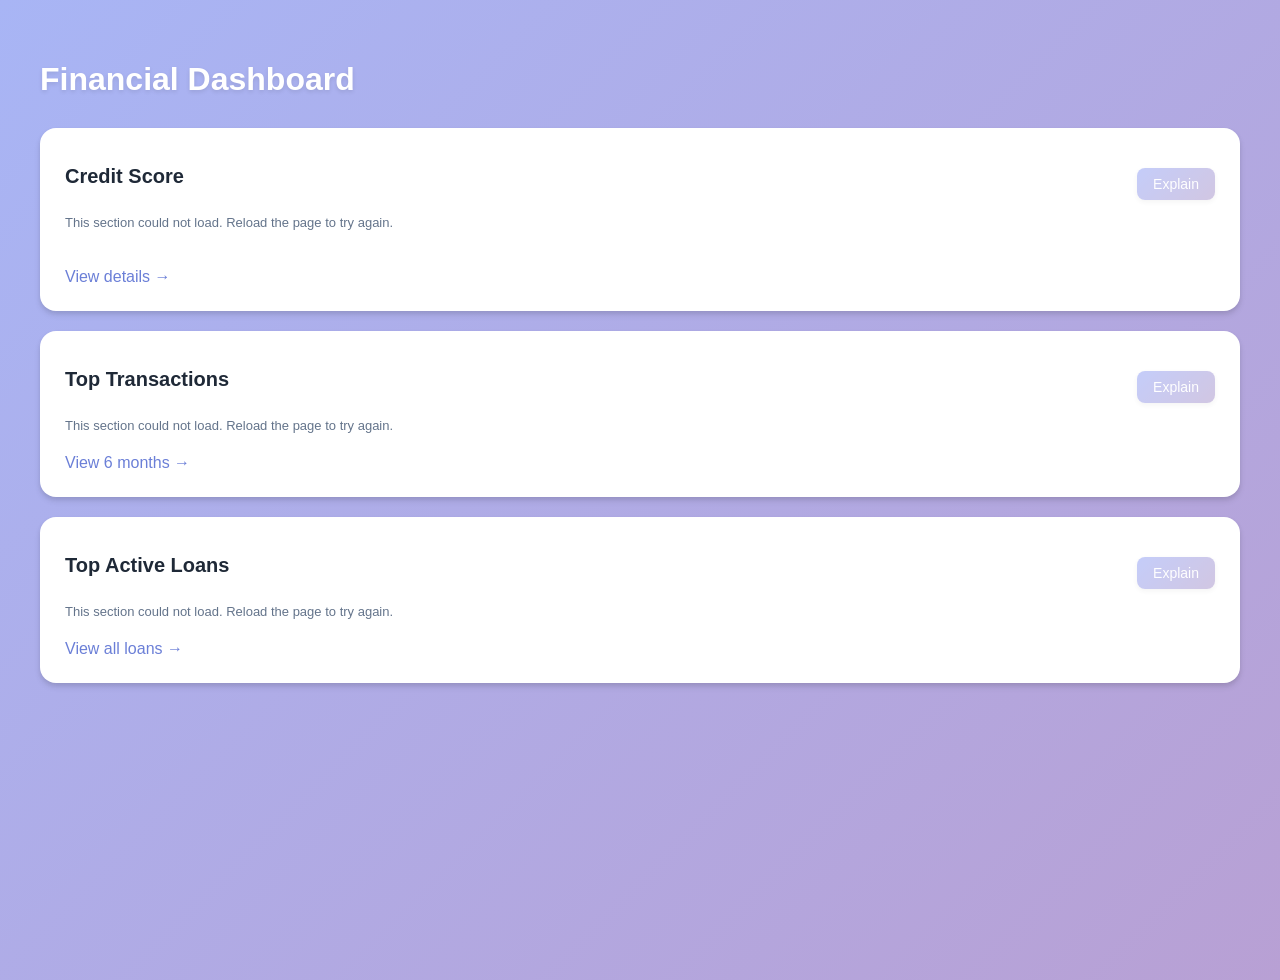
<file: embedded-agent-fe/index.html>
<!DOCTYPE html>
<html>
<head>
  <meta charset="utf-8" />
  <title>Dashboard</title>
  <link rel="stylesheet" href="styles.css" />
  <script src="config.js"></script>
</head>

<body>
<h1>Financial Dashboard</h1>

<div class="section">
  <div class="header">
    <h2>Credit Score</h2>
    <button class="audio-btn" type="button" data-explain="dashboard.credit_score" disabled>Explain</button>
  </div>
  <div style="display: flex; align-items: center; gap: 20px;">
    <div>
      <p style="font-size: 36px; font-weight: bold; margin: 0;" id="score"></p>
      <p style="margin: 5px 0; color: #666;" id="score-change"></p>
    </div>
  </div>
  <p style="font-size: 12px; color: #999; margin-top: 10px;" id="last-refreshed"></p>
  <a class="link" href="credit.html">View details →</a>
</div>

<div class="section">
  <div class="header">
    <h2>Top Transactions</h2>
    <button class="audio-btn" type="button" data-explain="dashboard.top_transactions" disabled>Explain</button>
  </div>
  <table id="txnTable"></table>
  <a class="link" href="transactions.html">View 6 months →</a>
</div>

<div class="section">
  <div class="header">
    <h2>Top Active Loans</h2>
    <button class="audio-btn" type="button" data-explain="dashboard.active_loans" disabled>Explain</button>
  </div>
  <div id="loanCards"></div>
  <a class="link" href="loans.html">View all loans →</a>
</div>

<script src="section-explain.js"></script>
<script src="dashboard.js"></script>


</body>
</html>
</file>
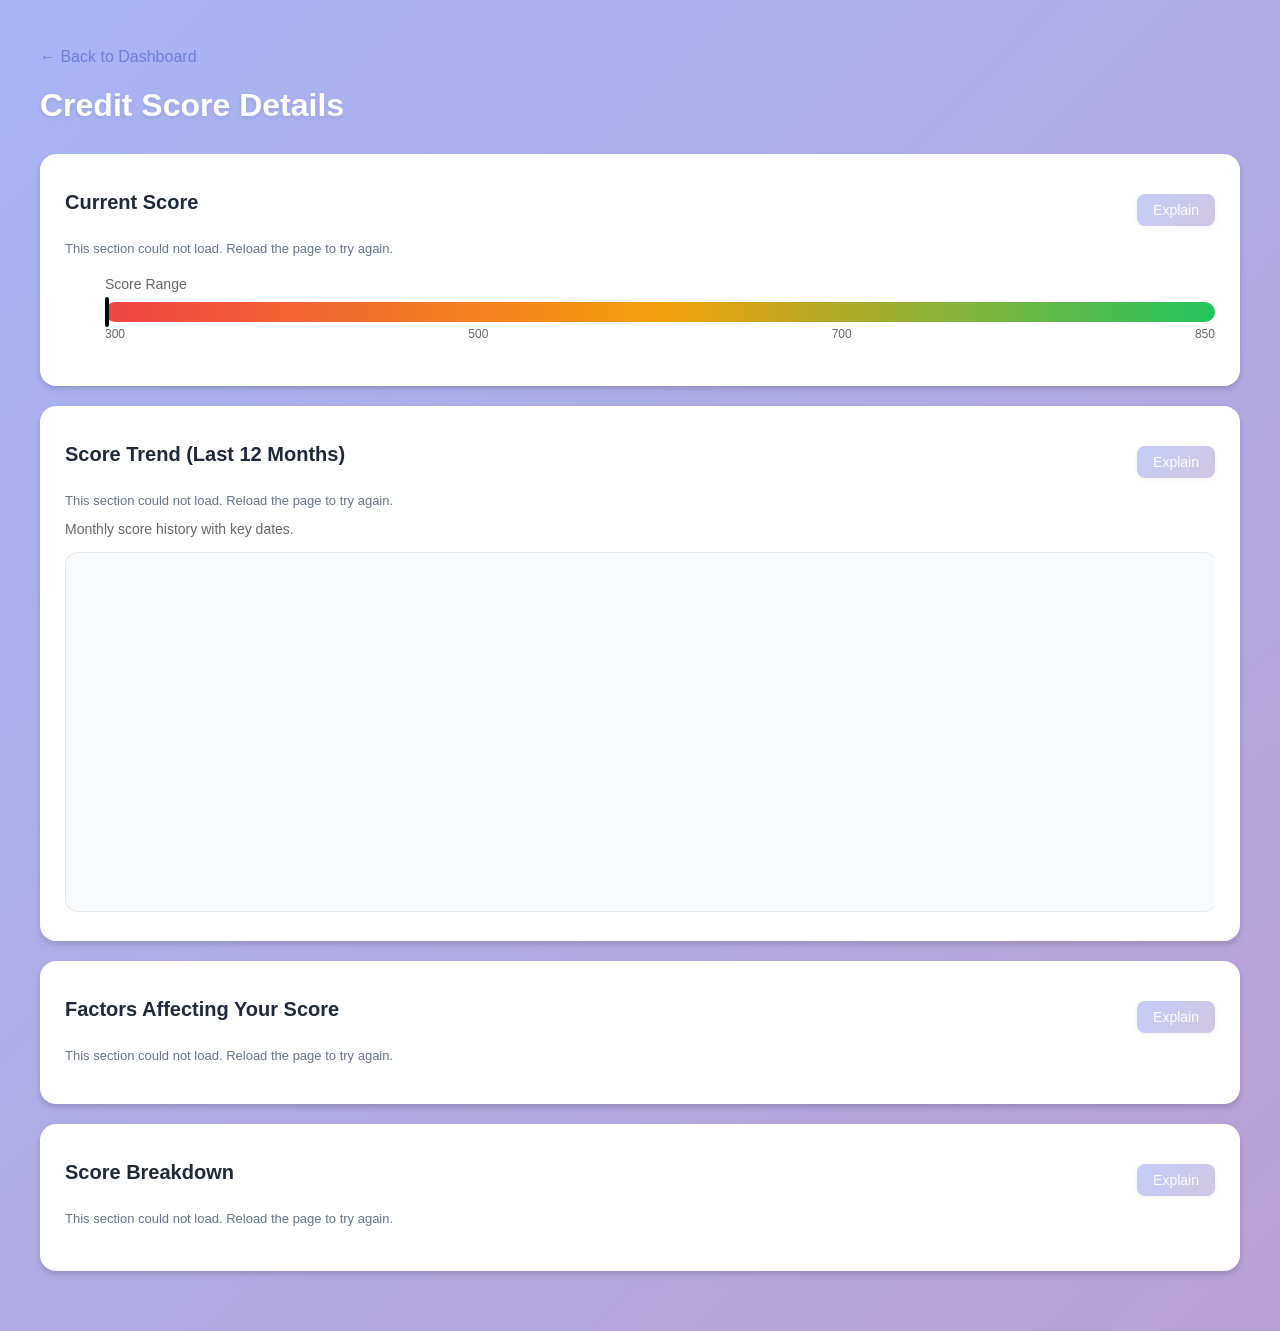
<file: embedded-agent-fe/credit.html>
<!DOCTYPE html>
<html>
<head>
  <meta charset="utf-8" />
  <title>Credit Details</title>
  <link rel="stylesheet" href="styles.css" />
  <script src="config.js"></script>
</head>

<body>
<a class="link" href="index.html">← Back to Dashboard</a>
<h1>Credit Score Details</h1>

<div class="section">
  <div class="header">
    <h2>Current Score</h2>
    <button class="audio-btn" type="button" data-explain="credit.current_score" disabled>Explain</button>
  </div>
  
  <div style="display: flex; align-items: center; gap: 40px; margin: 20px 0;">
    <div>
      <p style="font-size: 64px; font-weight: bold; margin: 0; color: #3b82f6;" id="current-score"></p>
      <p style="margin: 10px 0 0 0; font-size: 16px; color: #666;" id="score-change"></p>
    </div>
    <div style="flex: 1;">
      <p style="margin: 0 0 10px 0; font-size: 14px; color: #666;">Score Range</p>
      <div style="background: linear-gradient(90deg, #ef4444, #f59e0b, #22c55e); height: 20px; border-radius: 10px; position: relative;">
        <div id="score-indicator" style="position: absolute; top: -5px; width: 4px; height: 30px; background: #000; border-radius: 2px;"></div>
      </div>
      <div style="display: flex; justify-content: space-between; margin-top: 5px; font-size: 12px; color: #666;">
        <span>300</span>
        <span>500</span>
        <span>700</span>
        <span>850</span>
      </div>
    </div>
  </div>
  
  <p style="font-size: 13px; color: #999; margin-top: 20px;" id="last-refreshed"></p>
</div>

<div class="section">
  <div class="header">
    <h2>Score Trend (Last 12 Months)</h2>
    <button class="audio-btn" type="button" data-explain="credit.score_trend" disabled>Explain</button>
  </div>
  <p style="margin: 10px 0 15px 0; color: #666; font-size: 14px;">Monthly score history with key dates.</p>
  <div style="width: 100%; overflow-x: auto;">
    <canvas id="score-chart" width="900" height="280" style="width: 100%; max-width: 100%; background: #f8fafc; border: 1px solid #e5e7eb; border-radius: 12px;"></canvas>
  </div>
</div>

<div class="section">
  <div class="header">
    <h2>Factors Affecting Your Score</h2>
    <button class="audio-btn" type="button" data-explain="credit.factors" disabled>Explain</button>
  </div>

  <ul id="reasons" style="line-height: 2;"></ul>
</div>

<div class="section">
  <div class="header">
    <h2>Score Breakdown</h2>
    <button class="audio-btn" type="button" data-explain="credit.breakdown" disabled>Explain</button>
  </div>
  
  <div id="score-breakdown" style="margin-top: 20px;"></div>
</div>

<script src="section-explain.js"></script>
<script src="credit-sections.js"></script>

</body>
</html>
</file>
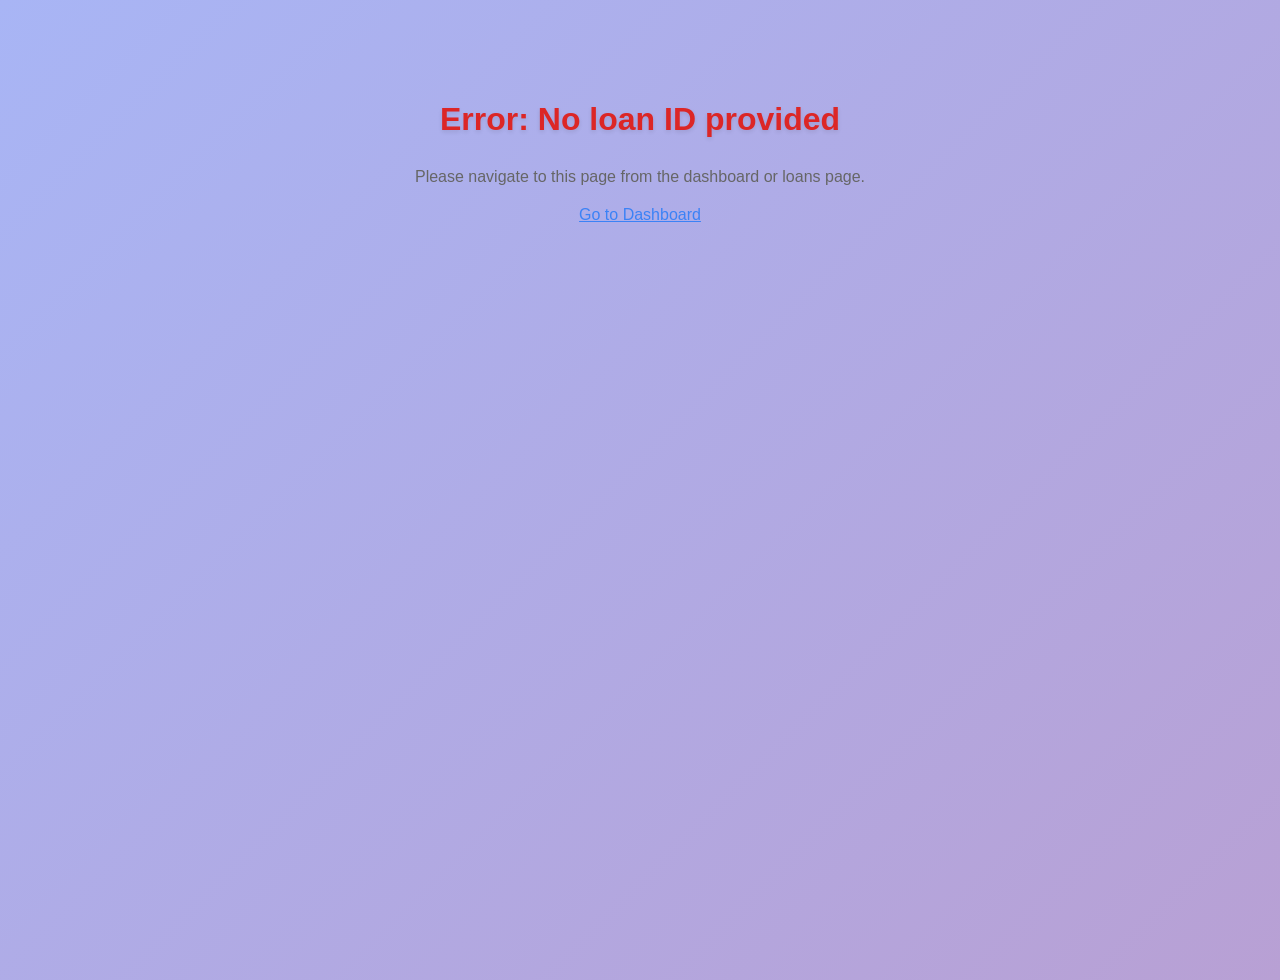
<file: embedded-agent-fe/loan-details.html>
<!DOCTYPE html>
<html>
<head>
  <meta charset="utf-8" />
  <title>Loan Details</title>
  <link rel="stylesheet" href="styles.css" />
  <script src="config.js"></script>
  <script src="assistant-conversation.js"></script>
</head>

<body>
<a class="link" href="index.html">← Back to Dashboard</a>
<h1 id="loan-title">Loan Details</h1>

<!-- AI Assistant Section - Candidate Implementation Task -->
<div class="section" style="background: linear-gradient(135deg, #f0f9ff 0%, #e0f2fe 100%); border: 2px solid #3b82f6;">
  <div class="header">
    <h2 style="color: #1e40af;">💬 AI Loan Assistant</h2>
  </div>
  <p id="loan-description" style="margin: 10px 0; color: #475569;">Ask questions about this loan and get instant answers based on the loan data.</p>
  
  <div style="margin-top: 15px;">
    <textarea 
      id="user-question" 
      maxlength="1000"
      placeholder="e.g., What is my total interest paid? When is my next payment due? Can you summarize this loan?"
      style="width: 100%; padding: 12px; border: 2px solid #cbd5e1; border-radius: 8px; font-size: 14px; font-family: inherit; resize: vertical; min-height: 80px;"
    ></textarea>
    
    <div style="display: flex; gap: 10px; margin-top: 10px;">
      <button id="loan-ask-button" onclick="askQuestion()" disabled style="flex: 1; background: linear-gradient(135deg, #3b82f6 0%, #2563eb 100%);">
        Ask Question
      </button>
      <button id="loan-summary-button" onclick="getSummary()" disabled style="flex: 1; background: linear-gradient(135deg, #8b5cf6 0%, #7c3aed 100%);">
        Get Summary
      </button>
    </div>
  </div>
  
  <button id="loan-new-conversation" hidden type="button">New conversation</button>
  <div id="loan-conversation" hidden style="white-space: pre-wrap; max-height: 320px; overflow-y: auto;"></div>
  <p id="loan-coverage" style="font-size: 13px; color: #475569;"></p>
  <div id="ai-response" role="status" aria-live="polite" style="margin-top: 20px; padding: 15px; background: white; border-radius: 8px; border-left: 4px solid #3b82f6; display: none;">
    <h3 style="margin: 0 0 10px 0; color: #1e40af; font-size: 16px;">Response:</h3>
    <div id="ai-response-text" style="color: #334155; line-height: 1.6; white-space: pre-wrap;"></div>
  </div>
</div>

<div class="section">
  <h2>Loan Overview</h2>
  <div id="loan-overview" style="display: grid; grid-template-columns: 1fr 1fr 1fr; gap: 20px;"></div>
</div>

<div class="section">
  <h2>Financial Summary</h2>
  <div id="financial-summary" style="display: grid; grid-template-columns: 1fr 1fr 1fr; gap: 20px;"></div>
</div>

<div class="section">
  <h2>Loan Information</h2>
  <div id="loan-info" style="display: grid; grid-template-columns: 1fr 1fr; gap: 20px;"></div>
</div>

<div class="section" id="additional-details" style="display: none;">
  <h2>Additional Details</h2>
  <div id="additional-info"></div>
</div>

<div class="section">
  <h2>Payment History (Last 18 Months)</h2>
  <table id="payment-history">
    <tr style="background: #f3f4f6; font-weight: bold;">
      <th>Month</th>
      <th>Due Date</th>
      <th>Paid Date</th>
      <th>Amount</th>
      <th>Principal</th>
      <th>Interest</th>
      <th>Status</th>
    </tr>
  </table>
</div>

<script>
async function loadLoanDetails() {
  const urlParams = new URLSearchParams(window.location.search);
  let loanId = urlParams.get('id');

  if (!loanId && window.location.hash) {
    const hashParams = new URLSearchParams(window.location.hash.replace('#', ''));
    loanId = hashParams.get('id');
  }
  
  if (!loanId) {
    document.body.innerHTML = `
      <div style="padding: 40px; text-align: center;">
        <h1 style="color: #dc2626;">Error: No loan ID provided</h1>
        <p style="color: #666; margin: 20px 0;">Please navigate to this page from the dashboard or loans page.</p>
        <a href="index.html" style="color: #3b82f6; text-decoration: underline;">Go to Dashboard</a>
      </div>
    `;
    return;
  }

  try {
    const response = await fetch(API_BASE + "/loans/details/" + encodeURIComponent(loanId));
    if (!response.ok) throw new Error('Could not load loan details.');
    const data = await response.json();
    
    if (data.error) {
      document.body.innerHTML = '<h1>Error: Loan not found</h1>';
      return;
    }

    // Rendering and the assistant consume the same projected values.
    const loan = buildLoanDisplayData(data);

    // Set title
    document.getElementById("loan-title").innerText = loan.name + " - Detailed View";
    
    // Loan Overview
    const overview = document.getElementById("loan-overview");
    overview.innerHTML = `
      <div>
        <p style="margin: 0; color: #666; font-size: 14px;">Outstanding Amount</p>
        <p style="margin: 5px 0 0 0; font-size: 24px; font-weight: bold; color: #dc2626;">₹${loan.outstanding.toLocaleString()}</p>
      </div>
      <div>
        <p style="margin: 0; color: #666; font-size: 14px;">Original Amount</p>
        <p style="margin: 5px 0 0 0; font-size: 24px; font-weight: bold;">₹${loan.original_amount.toLocaleString()}</p>
      </div>
      <div>
        <p style="margin: 0; color: #666; font-size: 14px;">Monthly EMI</p>
        <p style="margin: 5px 0 0 0; font-size: 24px; font-weight: bold; color: #3b82f6;">₹${loan.emi.toLocaleString()}</p>
      </div>
    `;

    // Financial Summary
    const financial = document.getElementById("financial-summary");
    financial.innerHTML = `
      <div>
        <p style="margin: 0; color: #666; font-size: 14px;">Total Paid</p>
        <p style="margin: 5px 0 0 0; font-size: 20px; font-weight: bold; color: #10b981;">₹${loan.total_paid.toLocaleString()}</p>
      </div>
      <div>
        <p style="margin: 0; color: #666; font-size: 14px;">Total Interest Paid</p>
        <p style="margin: 5px 0 0 0; font-size: 20px; font-weight: bold; color: #f59e0b;">₹${loan.total_interest_paid.toLocaleString()}</p>
      </div>
      <div>
        <p style="margin: 0; color: #666; font-size: 14px;">Interest Rate</p>
        <p style="margin: 5px 0 0 0; font-size: 20px; font-weight: bold;">${loan.interest_rate}% p.a.</p>
      </div>
    `;

    // Loan Information
    const info = document.getElementById("loan-info");
    info.innerHTML = `
      <div>
        <p style="margin: 0; color: #666; font-size: 14px;">Loan Type</p>
        <p style="margin: 5px 0 0 0; font-weight: bold;">${loan.type}</p>
      </div>
      <div>
        <p style="margin: 0; color: #666; font-size: 14px;">Status</p>
        <p style="margin: 5px 0 0 0; font-weight: bold;"><span style="background: ${loan.status === 'Active' ? '#dcfce7' : '#f3f4f6'}; color: ${loan.status === 'Active' ? '#166534' : '#374151'}; padding: 4px 12px; border-radius: 4px;">${loan.status}</span></p>
      </div>
      <div>
        <p style="margin: 0; color: #666; font-size: 14px;">Lender</p>
        <p style="margin: 5px 0 0 0; font-weight: bold;">${loan.lender}</p>
      </div>
      <div>
        <p style="margin: 0; color: #666; font-size: 14px;">Account Number</p>
        <p style="margin: 5px 0 0 0; font-weight: bold;">${loan.account_number}</p>
      </div>
      <div>
        <p style="margin: 0; color: #666; font-size: 14px;">Disbursement Date</p>
        <p style="margin: 5px 0 0 0; font-weight: bold;">${loan.disbursement_date}</p>
      </div>
      <div>
        <p style="margin: 0; color: #666; font-size: 14px;">Maturity Date</p>
        <p style="margin: 5px 0 0 0; font-weight: bold;">${loan.maturity_date}</p>
      </div>
      ${loan.status === 'Active' ? `
      <div>
        <p style="margin: 0; color: #666; font-size: 14px;">Next Due Date</p>
        <p style="margin: 5px 0 0 0; font-weight: bold; color: #dc2626;">${loan.next_due_date}</p>
      </div>
      <div>
        <p style="margin: 0; color: #666; font-size: 14px;">Tenure Remaining</p>
        <p style="margin: 5px 0 0 0; font-weight: bold;">${loan.tenure_remaining}</p>
      </div>
      ` : `
      <div>
        <p style="margin: 0; color: #666; font-size: 14px;">Closed Date</p>
        <p style="margin: 5px 0 0 0; font-weight: bold; color: #10b981;">${loan.closed_date}</p>
      </div>
      <div>
        <p style="margin: 0; color: #666; font-size: 14px;">Loan Duration</p>
        <p style="margin: 5px 0 0 0; font-weight: bold;">Completed</p>
      </div>
      `}
      <div>
        <p style="margin: 0; color: #666; font-size: 14px;">Prepayment Charges</p>
        <p style="margin: 5px 0 0 0; font-weight: bold;">${loan.prepayment_charges}</p>
      </div>
      <div>
        <p style="margin: 0; color: #666; font-size: 14px;">Late Payment Fee</p>
        <p style="margin: 5px 0 0 0; font-weight: bold;">₹${loan.late_payment_fee}</p>
      </div>
    `;

    // Additional Details (Vehicle/Property)
    if (loan.vehicle_details) {
      const additionalSection = document.getElementById("additional-details");
      additionalSection.style.display = "block";
      const additionalInfo = document.getElementById("additional-info");
      additionalInfo.innerHTML = `
        <h3 style="margin-top: 0;">Vehicle Details</h3>
        <div style="display: grid; grid-template-columns: 1fr 1fr; gap: 20px;">
          <div>
            <p style="margin: 0; color: #666; font-size: 14px;">Make & Model</p>
            <p style="margin: 5px 0 0 0; font-weight: bold;">${loan.vehicle_details.make} ${loan.vehicle_details.model}</p>
          </div>
          <div>
            <p style="margin: 0; color: #666; font-size: 14px;">Year</p>
            <p style="margin: 5px 0 0 0; font-weight: bold;">${loan.vehicle_details.year}</p>
          </div>
          <div>
            <p style="margin: 0; color: #666; font-size: 14px;">Registration Number</p>
            <p style="margin: 5px 0 0 0; font-weight: bold;">${loan.vehicle_details.registration}</p>
          </div>
        </div>
      `;
    } else if (loan.property_details) {
      const additionalSection = document.getElementById("additional-details");
      additionalSection.style.display = "block";
      const additionalInfo = document.getElementById("additional-info");
      additionalInfo.innerHTML = `
        <h3 style="margin-top: 0;">Property Details</h3>
        <div style="display: grid; grid-template-columns: 1fr 1fr; gap: 20px;">
          <div>
            <p style="margin: 0; color: #666; font-size: 14px;">Address</p>
            <p style="margin: 5px 0 0 0; font-weight: bold;">${loan.property_details.address}</p>
          </div>
          <div>
            <p style="margin: 0; color: #666; font-size: 14px;">Property Type</p>
            <p style="margin: 5px 0 0 0; font-weight: bold;">${loan.property_details.type}</p>
          </div>
          <div>
            <p style="margin: 0; color: #666; font-size: 14px;">Property Value</p>
            <p style="margin: 5px 0 0 0; font-weight: bold;">₹${loan.property_details.property_value.toLocaleString()}</p>
          </div>
        </div>
      `;
    }

    // Payment History with softer colors
    const paymentTable = document.getElementById("payment-history");
    loan.payment_history.forEach((payment, index) => {
      // Softer colors for status
      let statusColor, statusBg;
      switch(payment.status) {
        case 'Paid':
          statusColor = '#059669'; // Softer green
          statusBg = '#d1fae5';
          break;
        case 'Late':
          statusColor = '#d97706'; // Softer orange
          statusBg = '#fef3c7';
          break;
        case 'Missed':
          statusColor = '#dc2626'; // Softer red
          statusBg = '#fee2e2';
          break;
        case 'Pending':
          statusColor = '#2563eb'; // Softer blue
          statusBg = '#dbeafe';
          break;
        default:
          statusColor = '#6b7280';
          statusBg = '#f3f4f6';
      }
      
      // Alternate row background for better readability
      const rowBg = index % 2 === 0 ? '#ffffff' : '#f9fafb';
      
      paymentTable.innerHTML += `
        <tr style="background: ${rowBg};">
          <td style="font-weight: 500;">${payment.month_year}</td>
          <td>${payment.due_date}</td>
          <td>${payment.paid_date || '-'}</td>
          <td style="font-weight: 500;">${payment.amount > 0 ? '₹' + payment.amount.toLocaleString() : '-'}</td>
          <td>${payment.principal > 0 ? '₹' + payment.principal.toLocaleString() : '-'}</td>
          <td>${payment.interest > 0 ? '₹' + payment.interest.toLocaleString() : '-'}</td>
          <td><span style="background: ${statusBg}; color: ${statusColor}; padding: 4px 12px; border-radius: 12px; font-weight: 500; font-size: 13px;">${payment.status}</span></td>
        </tr>
      `;
    });

    // Enable the assistant only after all of its source data has rendered.
    currentLoanData = loan;
    updateLoanControls();

  } catch (error) {
    console.error('Error loading loan details:', error);
    document.body.innerHTML = '<h1>Error loading loan details</h1>';
  }
}

let currentLoanData = null;
let loanAssistantBusy = false;
const loanConversation = new AssistantConversation('loan', 'loan-description', 'user-question');
window.addEventListener('hashchange', () => window.location.reload());

function pickDisplayedFields(source, fields) {
  return Object.fromEntries(fields.filter(field => field in source).map(field => [field, source[field]]));
}

function buildLoanDisplayData(loan) {
  const commonFields = [
    'name', 'outstanding', 'original_amount', 'emi', 'total_paid',
    'total_interest_paid', 'interest_rate', 'type', 'status', 'lender',
    'account_number', 'disbursement_date', 'maturity_date',
    'prepayment_charges', 'late_payment_fee'
  ];
  const visible = pickDisplayedFields(loan, commonFields);
  visible.id = loan.id; // Used to check the selected loan; excluded from the Gemini context.
  if (loan.status === 'Active') {
    Object.assign(visible, pickDisplayedFields(loan, ['next_due_date', 'tenure_remaining']));
  } else {
    Object.assign(visible, pickDisplayedFields(loan, ['closed_date']));
    visible.loan_duration = 'Completed';
  }
  if (loan.vehicle_details) {
    visible.vehicle_details = pickDisplayedFields(loan.vehicle_details, ['make', 'model', 'year', 'registration']);
  } else if (loan.property_details) {
    visible.property_details = pickDisplayedFields(loan.property_details, ['address', 'type', 'property_value']);
  }
  visible.payment_history = loan.payment_history.map(payment => {
    const row = pickDisplayedFields(
      payment, ['month_year', 'due_date', 'paid_date', 'amount', 'principal', 'interest', 'status']
    );
    // The supplied table displays these unavailable values as "-".
    // Do not expose their underlying zero/negative values to the assistant.
    for (const field of ['amount', 'principal', 'interest']) {
      const value = row[field];
      row[field] = typeof value === 'number' && Number.isFinite(value) && value > 0 ? value : null;
    }
    row.paid_date = row.paid_date || null;
    return row;
  });
  return visible;
}

function updateLoanControls() {
  const disabled = !currentLoanData || loanAssistantBusy;
  document.getElementById('loan-ask-button').disabled = disabled;
  document.getElementById('loan-summary-button').disabled = disabled;
}

function showLoanResponse(message, isError = false) {
  document.getElementById('ai-response').style.display = 'block';
  const text = document.getElementById('ai-response-text');
  text.textContent = message;
  text.style.color = isError ? '#991b1b' : '#334155';
}

async function runLoanAssistant(action) {
  if (!currentLoanData || loanAssistantBusy) return;
  const question = document.getElementById('user-question').value.trim();
  if (action === 'ask' && !question) {
    showLoanResponse('Enter a question about this loan.', true);
    return;
  }
  loanAssistantBusy = true;
  loanConversation.setBusy(true);
  loanConversation.clearCoverage();
  updateLoanControls();
  showLoanResponse(action === 'ask' ? 'Thinking...' : 'Generating summary...');

  try {
    const path = action === 'ask' ? '/loans/ask' : '/loans/summarize';
    const payload = {loan_id: currentLoanData.id, loan_data: currentLoanData};
    if (action === 'ask') {
      payload.question = question;
      await loanConversation.ready;
      loanConversation.addTo(payload);
    }
    const response = await fetch(API_BASE + path, {
      method: 'POST',
      headers: {'Content-Type': 'application/json'},
      body: JSON.stringify(payload)
    });
    const data = await response.json();
    if (!response.ok) throw new Error(typeof data.detail === 'string' ? data.detail : 'The assistant is unavailable.');
    const text = action === 'ask' ? data.answer : data.summary;
    if (typeof text !== 'string' || !text.trim()) throw new Error('The assistant returned an invalid response.');
    showLoanResponse(text);
    if (action === 'ask') loanConversation.record(question, data);
  } catch (error) {
    showLoanResponse(error.message || 'The assistant is unavailable.', true);
  } finally {
    loanAssistantBusy = false;
    loanConversation.setBusy(false);
    updateLoanControls();
  }
}

function askQuestion() { return runLoanAssistant('ask'); }
function getSummary() { return runLoanAssistant('summarize'); }

loadLoanDetails();
</script>

</body>
</html>
</file>
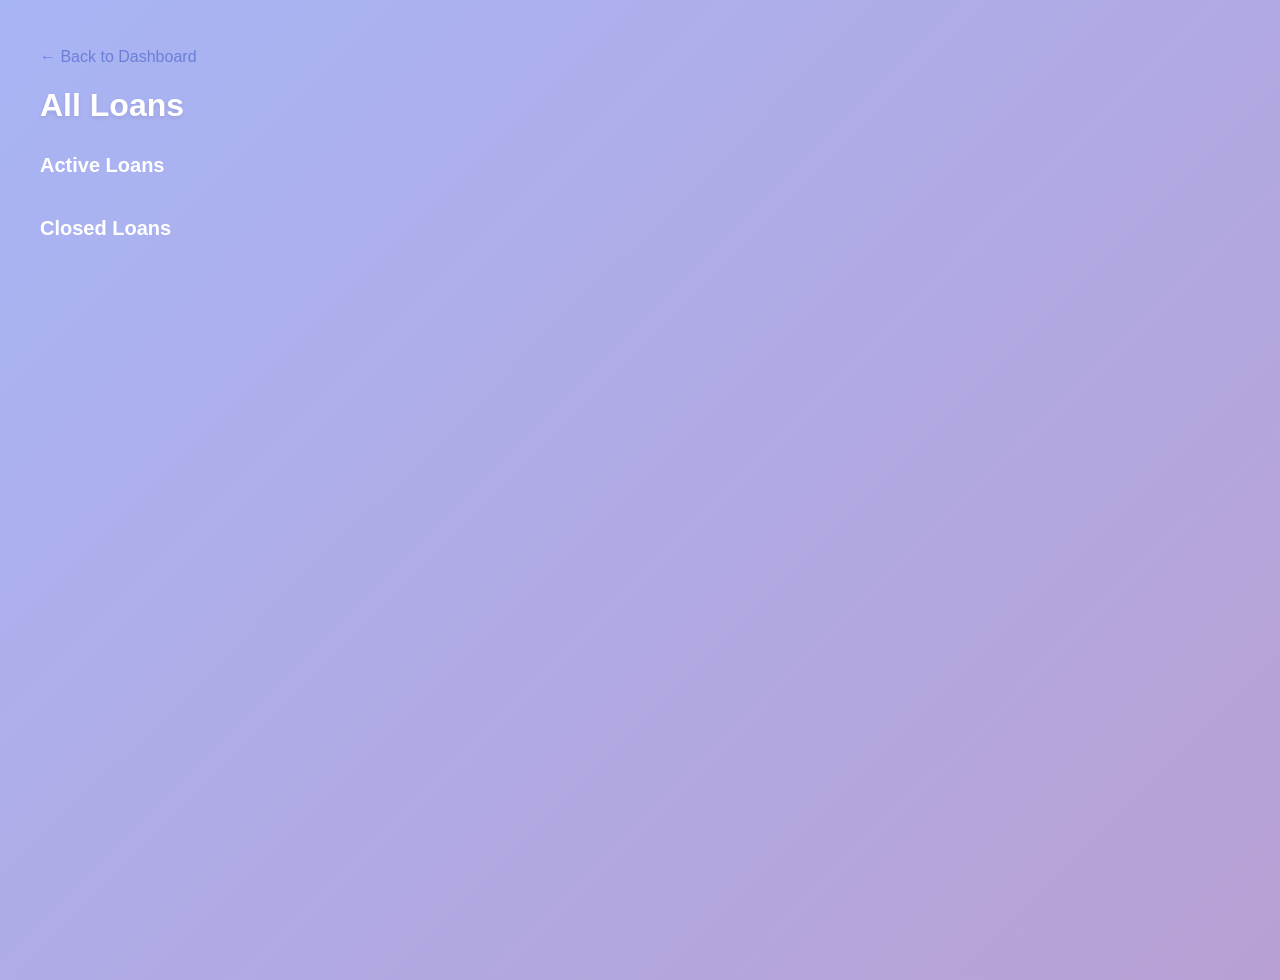
<file: embedded-agent-fe/loans.html>
<!DOCTYPE html>
<html>
<head>
  <title>Loan History</title>
  <link rel="stylesheet" href="styles.css" />
  <script src="config.js"></script>
</head>

<body>
<a class="link" href="index.html">← Back to Dashboard</a>
<h1>All Loans</h1>

<h2 style="color: white; margin-top: 30px;">Active Loans</h2>
<div id="active-loans"></div>

<h2 style="color: white; margin-top: 40px;">Closed Loans</h2>
<div id="closed-loans"></div>

<script>
async function loadLoans() {
  // Load all loans
  const loans = await fetch(API_BASE + "/loans/summary").then(r=>r.json());
  const activeLoansDiv = document.getElementById("active-loans");
  const closedLoansDiv = document.getElementById("closed-loans");
  
  // Separate active and closed loans
  const activeLoans = loans.filter(loan => loan.status === "Active");
  const closedLoans = loans.filter(loan => loan.status === "Closed");
  
  // Display active loans
  activeLoans.forEach(loan => {
    const progress = ((loan.original_amount - loan.outstanding) / loan.original_amount * 100).toFixed(1);
    activeLoansDiv.innerHTML += `
      <div class="section">
        <div style="display: flex; justify-content: space-between; align-items: start; margin-bottom: 15px;">
          <div>
            <h2 style="margin: 0 0 8px 0;">${loan.name}</h2>
            <span style="background: #dbeafe; color: #1e40af; padding: 4px 12px; border-radius: 4px; font-size: 14px;">${loan.type}</span>
            <span style="background: #dcfce7; color: #166534; padding: 4px 12px; border-radius: 4px; font-size: 14px; margin-left: 8px;">${loan.status}</span>
          </div>
          <div style="text-align: right;">
            <p style="margin: 0; font-size: 14px; color: #666;">Outstanding</p>
            <p style="margin: 0; font-size: 28px; font-weight: bold; color: #dc2626;">₹${loan.outstanding.toLocaleString()}</p>
          </div>
        </div>
        
        <div style="display: grid; grid-template-columns: repeat(4, 1fr); gap: 15px; margin: 20px 0;">
          <div>
            <p style="margin: 0; color: #666; font-size: 13px;">Monthly EMI</p>
            <p style="margin: 5px 0 0 0; font-size: 18px; font-weight: bold;">₹${loan.emi.toLocaleString()}</p>
          </div>
          <div>
            <p style="margin: 0; color: #666; font-size: 13px;">Interest Rate</p>
            <p style="margin: 5px 0 0 0; font-size: 18px; font-weight: bold;">${loan.interest_rate}%</p>
          </div>
          <div>
            <p style="margin: 0; color: #666; font-size: 13px;">Next Due Date</p>
            <p style="margin: 5px 0 0 0; font-size: 18px; font-weight: bold;">${loan.next_due_date}</p>
          </div>
          <div>
            <p style="margin: 0; color: #666; font-size: 13px;">Tenure Remaining</p>
            <p style="margin: 5px 0 0 0; font-size: 18px; font-weight: bold;">${loan.tenure_remaining}</p>
          </div>
        </div>
        
        <div style="margin-top: 15px;">
          <div style="display: flex; justify-content: space-between; font-size: 13px; margin-bottom: 8px;">
            <span><strong>${progress}%</strong> paid of ₹${loan.original_amount.toLocaleString()}</span>
            <span>${loan.tenure_remaining} remaining</span>
          </div>
          <div style="background: #e5e7eb; height: 10px; border-radius: 5px; overflow: hidden;">
            <div style="background: linear-gradient(90deg, #10b981, #059669); height: 100%; width: ${progress}%;"></div>
          </div>
        </div>
        
        <a class="link" style="margin-top: 15px;" href="loan-details.html#id=${loan.id}">View detailed breakdown →</a>
      </div>
    `;
  });
  
  // Display closed loans
  if (closedLoans.length === 0) {
    closedLoansDiv.innerHTML = '<p style="color: white; padding: 20px;">No closed loans</p>';
  } else {
    closedLoans.forEach(loan => {
      closedLoansDiv.innerHTML += `
        <div class="section">
          <div style="display: flex; justify-content: space-between; align-items: start; margin-bottom: 15px;">
            <div>
              <h2 style="margin: 0 0 8px 0;">${loan.name}</h2>
              <span style="background: #e5e7eb; color: #6b7280; padding: 4px 12px; border-radius: 4px; font-size: 14px;">${loan.type}</span>
              <span style="background: #f3f4f6; color: #374151; padding: 4px 12px; border-radius: 4px; font-size: 14px; margin-left: 8px;">${loan.status}</span>
            </div>
            <div style="text-align: right;">
              <p style="margin: 0; font-size: 14px; color: #666;">Closed On</p>
              <p style="margin: 0; font-size: 18px; font-weight: bold; color: #10b981;">${loan.closed_date}</p>
            </div>
          </div>
          
          <div style="display: grid; grid-template-columns: repeat(3, 1fr); gap: 15px; margin: 20px 0;">
            <div>
              <p style="margin: 0; color: #666; font-size: 13px;">Original Amount</p>
              <p style="margin: 5px 0 0 0; font-size: 18px; font-weight: bold;">₹${loan.original_amount.toLocaleString()}</p>
            </div>
            <div>
              <p style="margin: 0; color: #666; font-size: 13px;">Interest Rate</p>
              <p style="margin: 5px 0 0 0; font-size: 18px; font-weight: bold;">${loan.interest_rate}%</p>
            </div>
            <div>
              <p style="margin: 0; color: #666; font-size: 13px;">Status</p>
              <p style="margin: 5px 0 0 0; font-size: 18px; font-weight: bold; color: #10b981;">Fully Paid</p>
            </div>
          </div>
          
          <div style="margin-top: 15px;">
            <div style="background: #e5e7eb; height: 10px; border-radius: 5px; overflow: hidden;">
              <div style="background: linear-gradient(90deg, #10b981, #059669); height: 100%; width: 100%;"></div>
            </div>
            <p style="margin: 10px 0 0 0; text-align: center; color: #10b981; font-weight: bold;">100% Complete</p>
          </div>
          
          <a class="link" style="margin-top: 15px;" href="loan-details.html#id=${loan.id}">View full details →</a>
        </div>
      `;
    });
  }
}

loadLoans();
</script>

</body>
</html>
</file>
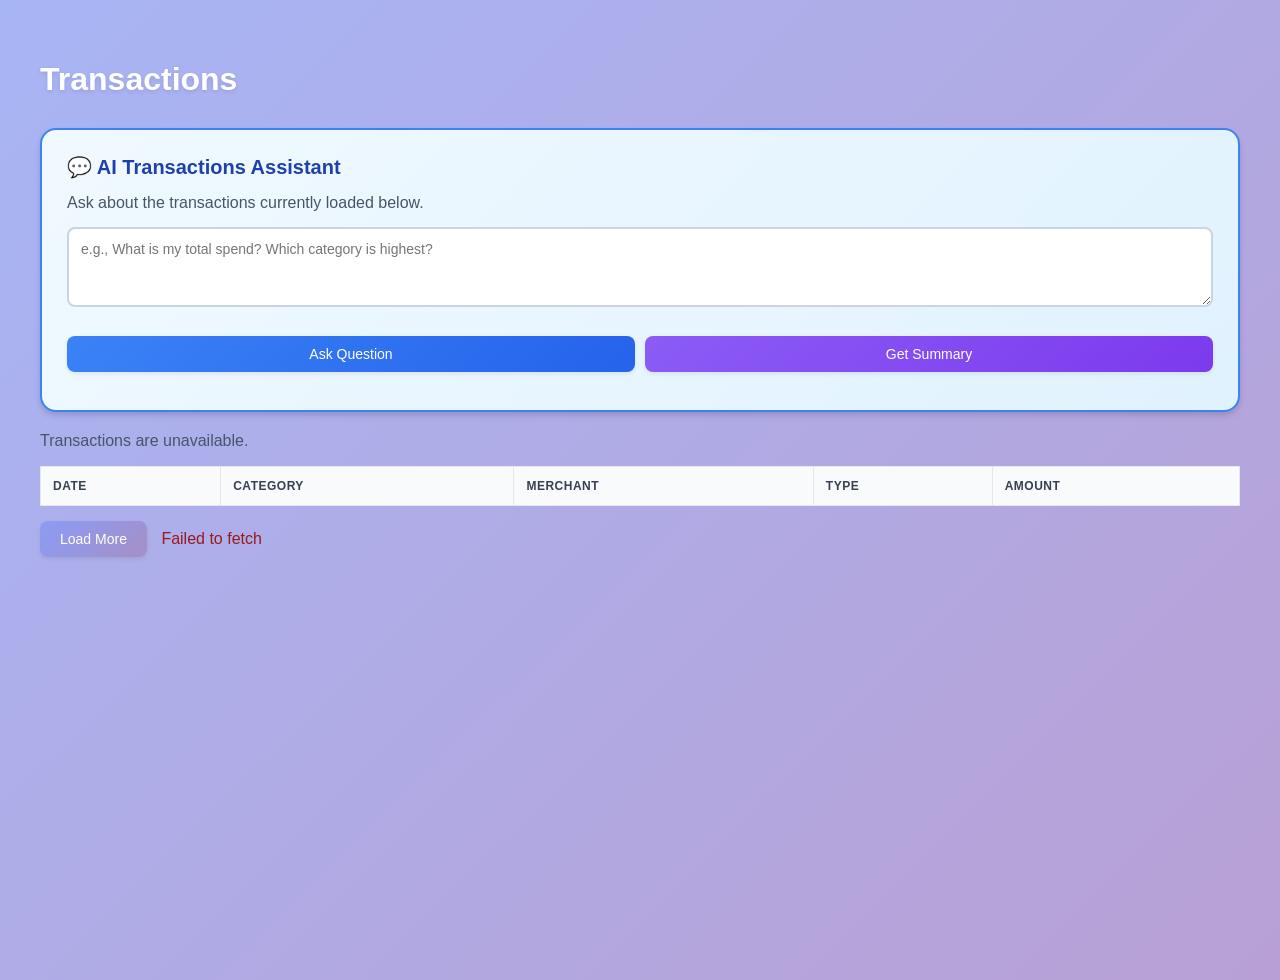
<file: embedded-agent-fe/transactions.html>
<!DOCTYPE html>
<html>
<head>
  <meta charset="utf-8" />
  <title>Transactions</title>
  <link rel="stylesheet" href="styles.css" />
  <script src="config.js"></script>
  <script src="assistant-conversation.js"></script>
</head>

<body>
<h1>Transactions</h1>

<div class="section" style="background: linear-gradient(135deg, #f0f9ff 0%, #e0f2fe 100%); border: 2px solid #3b82f6;">
  <div class="header">
    <h2 style="color: #1e40af;">💬 AI Transactions Assistant</h2>
  </div>
  <p id="txn-description" style="margin: 10px 0; color: #475569;">Ask about the transactions currently loaded below.</p>

  <div style="margin-top: 15px;">
    <textarea
      id="txn-question"
      maxlength="1000"
      placeholder="e.g., What is my total spend? Which category is highest?"
      style="width: 100%; padding: 12px; border: 2px solid #cbd5e1; border-radius: 8px; font-size: 14px; font-family: inherit; resize: vertical; min-height: 80px;"
    ></textarea>
    <div style="display: flex; gap: 10px; margin-top: 10px;">
      <button id="txn-ask-button" onclick="askTxnQuestion()" disabled style="flex: 1; background: linear-gradient(135deg, #3b82f6 0%, #2563eb 100%);">Ask Question</button>
      <button id="txn-summary-button" onclick="getTxnSummary()" disabled style="flex: 1; background: linear-gradient(135deg, #8b5cf6 0%, #7c3aed 100%);">Get Summary</button>
    </div>
  </div>

  <button id="txn-new-conversation" hidden type="button">New conversation</button>
  <div id="txn-conversation" hidden style="white-space: pre-wrap; max-height: 320px; overflow-y: auto;"></div>
  <p id="txn-coverage" style="font-size: 13px; color: #475569;"></p>
  <div id="txn-ai-response" role="status" aria-live="polite" style="margin-top: 20px; padding: 15px; background: white; border-radius: 8px; border-left: 4px solid #3b82f6; display: none;">
    <h3 style="margin: 0 0 10px 0; color: #1e40af; font-size: 16px;">Response:</h3>
    <div id="txn-ai-response-text" style="color: #334155; line-height: 1.6; white-space: pre-wrap;"></div>
  </div>
</div>

<p id="txn-loaded-count" style="color: #475569;">Loading transactions...</p>
<table id="table">
  <tr style="background: #f9f9f9; font-weight: bold;">
    <th>Date</th>
    <th>Category</th>
    <th>Merchant</th>
    <th>Type</th>
    <th>Amount</th>
  </tr>
</table>
<button id="txn-load-more" onclick="next()" disabled>Load More</button>
<span id="txn-load-status" role="status" style="margin-left: 10px; color: #991b1b;"></span>

<script>
let page = 0;
let allTransactions = [];
let loadingTransactions = false;
let assistantBusy = false;
let noMoreTransactions = false;
const txnConversation = new AssistantConversation('txn', 'txn-description', 'txn-question');

function updateTxnControls() {
  const canAsk = allTransactions.length > 0 && !loadingTransactions && !assistantBusy;
  document.getElementById('txn-ask-button').disabled = !canAsk;
  document.getElementById('txn-summary-button').disabled = !canAsk;
  document.getElementById('txn-load-more').disabled = loadingTransactions || assistantBusy || noMoreTransactions;
}

function showTxnResponse(message, isError = false) {
  document.getElementById('txn-ai-response').style.display = 'block';
  const text = document.getElementById('txn-ai-response-text');
  text.textContent = message;
  text.style.color = isError ? '#991b1b' : '#334155';
}

function clearTxnResponse() {
  document.getElementById('txn-ai-response').style.display = 'none';
  document.getElementById('txn-ai-response-text').textContent = '';
}

async function next() {
  if (loadingTransactions || assistantBusy || noMoreTransactions) return;
  loadingTransactions = true;
  updateTxnControls();
  const status = document.getElementById('txn-load-status');
  status.textContent = '';

  try {
    const response = await fetch(API_BASE + '/transactions?page=' + page);
    if (!response.ok) throw new Error('Could not load transactions.');
    const data = await response.json();
    if (!Array.isArray(data)) throw new Error('Invalid transactions response.');
    if (data.length === 0) {
      noMoreTransactions = true;
      status.textContent = 'No more transactions.';
      return;
    }

    const table = document.getElementById('table');
    for (const item of data) {
      const row = {
        date: item.date,
        category: item.category,
        merchant: item.merchant,
        type: item.type,
        amount: item.amount
      };
      const tr = document.createElement('tr');
      const values = [
        row.date,
        row.category,
        row.merchant,
        row.type.toUpperCase(),
        (row.type === 'debit' ? '-' : '+') + '₹' + row.amount
      ];
      for (const value of values) {
        const td = document.createElement('td');
        td.textContent = value;
        tr.appendChild(td);
      }
      table.appendChild(tr);
      allTransactions.push(row);
    }
    page++;
    document.getElementById('txn-loaded-count').textContent =
      'Showing ' + allTransactions.length + ' loaded transactions. Direct answers and summaries use these rows only.';
    clearTxnResponse();
  } catch (error) {
    status.textContent = error.message || 'Could not load transactions.';
    if (allTransactions.length === 0) {
      document.getElementById('txn-loaded-count').textContent = 'Transactions are unavailable.';
    }
  } finally {
    loadingTransactions = false;
    updateTxnControls();
  }
}

async function runTxnAssistant(action) {
  if (loadingTransactions || assistantBusy || allTransactions.length === 0) return;
  const question = document.getElementById('txn-question').value.trim();
  if (action === 'ask' && !question) {
    showTxnResponse('Enter a question about the displayed transactions.', true);
    return;
  }
  assistantBusy = true;
  txnConversation.setBusy(true);
  txnConversation.clearCoverage();
  updateTxnControls();
  showTxnResponse(action === 'ask' ? 'Thinking...' : 'Generating summary...');

  try {
    const path = action === 'ask' ? '/transactions/ask' : '/transactions/summarize';
    const payload = {transactions: allTransactions.map(row => ({...row}))};
    if (action === 'ask') {
      payload.question = question;
      await txnConversation.ready;
      txnConversation.addTo(payload);
    }
    const response = await fetch(API_BASE + path, {
      method: 'POST',
      headers: {'Content-Type': 'application/json'},
      body: JSON.stringify(payload)
    });
    const data = await response.json();
    if (!response.ok) throw new Error(typeof data.detail === 'string' ? data.detail : 'The assistant is unavailable.');
    const text = action === 'ask' ? data.answer : data.summary;
    if (typeof text !== 'string' || !text.trim()) throw new Error('The assistant returned an invalid response.');
    showTxnResponse(text);
    if (action === 'ask') txnConversation.record(question, data);
  } catch (error) {
    showTxnResponse(error.message || 'The assistant is unavailable.', true);
  } finally {
    assistantBusy = false;
    txnConversation.setBusy(false);
    updateTxnControls();
  }
}

function askTxnQuestion() { return runTxnAssistant('ask'); }
function getTxnSummary() { return runTxnAssistant('summarize'); }

next();
</script>
</body>
</html>
</file>
<file: embedded-agent-fe/styles.css>
body {
  font-family: -apple-system, BlinkMacSystemFont, 'Segoe UI', Roboto, Oxygen, Ubuntu, Cantarell, sans-serif;
  padding: 40px;
  background: linear-gradient(135deg, #a8b5f5 0%, #b8a0d4 100%);
  min-height: 100vh;
  margin: 0;
}

h1 {
  color: white;
  font-size: 32px;
  margin-bottom: 30px;
  text-shadow: 0 2px 4px rgba(0,0,0,0.1);
}

h2 {
  color: #1f2937;
  font-size: 20px;
  margin: 0;
}

h3 {
  color: #374151;
  font-size: 16px;
}

.section {
  background: white;
  border: none;
  padding: 25px;
  border-radius: 16px;
  margin-bottom: 20px;
  box-shadow: 0 4px 6px rgba(0, 0, 0, 0.1), 0 2px 4px rgba(0, 0, 0, 0.06);
  transition: transform 0.2s, box-shadow 0.2s;
}

.section:hover {
  transform: translateY(-2px);
  box-shadow: 0 10px 15px rgba(0, 0, 0, 0.1), 0 4px 6px rgba(0, 0, 0, 0.05);
}

.header {
  display: flex;
  justify-content: space-between;
  align-items: center;
  margin-bottom: 15px;
}

.audio-btn {
  background: linear-gradient(135deg, #8b9cf5 0%, #a58fc7 100%);
  color: white;
  border: none;
  padding: 8px 16px;
  border-radius: 8px;
  cursor: pointer;
  font-size: 14px;
  font-weight: 500;
  transition: transform 0.2s, box-shadow 0.2s;
  box-shadow: 0 2px 4px rgba(0, 0, 0, 0.08);
}

.audio-btn:hover {
  transform: scale(1.05);
  box-shadow: 0 4px 8px rgba(0, 0, 0, 0.15);
}

.audio-btn:active {
  transform: scale(0.98);
}

.audio-btn:disabled { opacity: .5; cursor: not-allowed; }
.section-data-status { color: #64748b; font-size: 13px; }
.section-data-status:empty { display: none; }
.explain-panel { margin: 0 0 20px; padding: 20px; background: #f0f7ff; border: 1px solid #bfdbfe; border-radius: 12px; color: #334155; line-height: 1.6; }
.explain-panel h3 { margin: 12px 0 6px; font-size: 15px; color: #1e40af; }
.explain-panel h3:first-child { margin-top: 0; }
.explain-panel p, .explain-panel ul { margin: 0 0 12px; }
.explain-panel li { margin-bottom: 5px; }
.explain-audio-controls { display: flex; align-items: center; flex-wrap: wrap; gap: 10px; margin-top: 12px; }
.explain-audio-controls span { font-size: 13px; }
.explain-audio-controls button:disabled { opacity: .5; cursor: not-allowed; }
.section-loan-card { border: 1px solid #e5e7eb; padding: 15px; border-radius: 8px; margin-bottom: 15px; background: #fafafa; }
.section-loan-card dl { display: grid; grid-template-columns: repeat(3, minmax(0, 1fr)); gap: 12px; }
.section-loan-card dt { color: #64748b; font-size: 13px; }
.section-loan-card dd { margin: 3px 0 0; font-weight: 600; }
.section-progress { background: #e5e7eb; height: 8px; border-radius: 5px; overflow: hidden; }
.section-progress > div { background: #10b981; height: 100%; }
@media (max-width: 600px) { .section-loan-card dl { grid-template-columns: repeat(2, minmax(0, 1fr)); } .explain-panel { padding: 14px; } }

table {
  width: 100%;
  border-collapse: collapse;
  margin-top: 10px;
}

td, th {
  border: 1px solid #e5e7eb;
  padding: 12px;
  text-align: left;
}

th {
  background: #f9fafb;
  font-weight: 600;
  color: #374151;
  text-transform: uppercase;
  font-size: 12px;
  letter-spacing: 0.5px;
}

tr:hover {
  background: #f9fafb;
}

.link {
  color: #6b7fd7;
  cursor: pointer;
  text-decoration: none;
  margin-top: 8px;
  display: inline-block;
  font-weight: 500;
  transition: color 0.2s;
}

.link:hover {
  color: #8b72b8;
  text-decoration: underline;
}

button {
  background: linear-gradient(135deg, #8b9cf5 0%, #a58fc7 100%);
  color: white;
  border: none;
  padding: 10px 20px;
  border-radius: 8px;
  cursor: pointer;
  font-size: 14px;
  font-weight: 500;
  margin-top: 15px;
  transition: transform 0.2s, box-shadow 0.2s;
  box-shadow: 0 2px 4px rgba(0, 0, 0, 0.08);
}

button:hover {
  transform: translateY(-2px);
  box-shadow: 0 4px 8px rgba(0, 0, 0, 0.15);
}

button:active {
  transform: translateY(0);
}

/* Responsive design */
@media (max-width: 768px) {
  body {
    padding: 20px;
  }
  
  h1 {
    font-size: 24px;
  }
  
  .section {
    padding: 15px;
  }
  
  table {
    font-size: 14px;
  }
  
  td, th {
    padding: 8px;
  }
}
</file>
